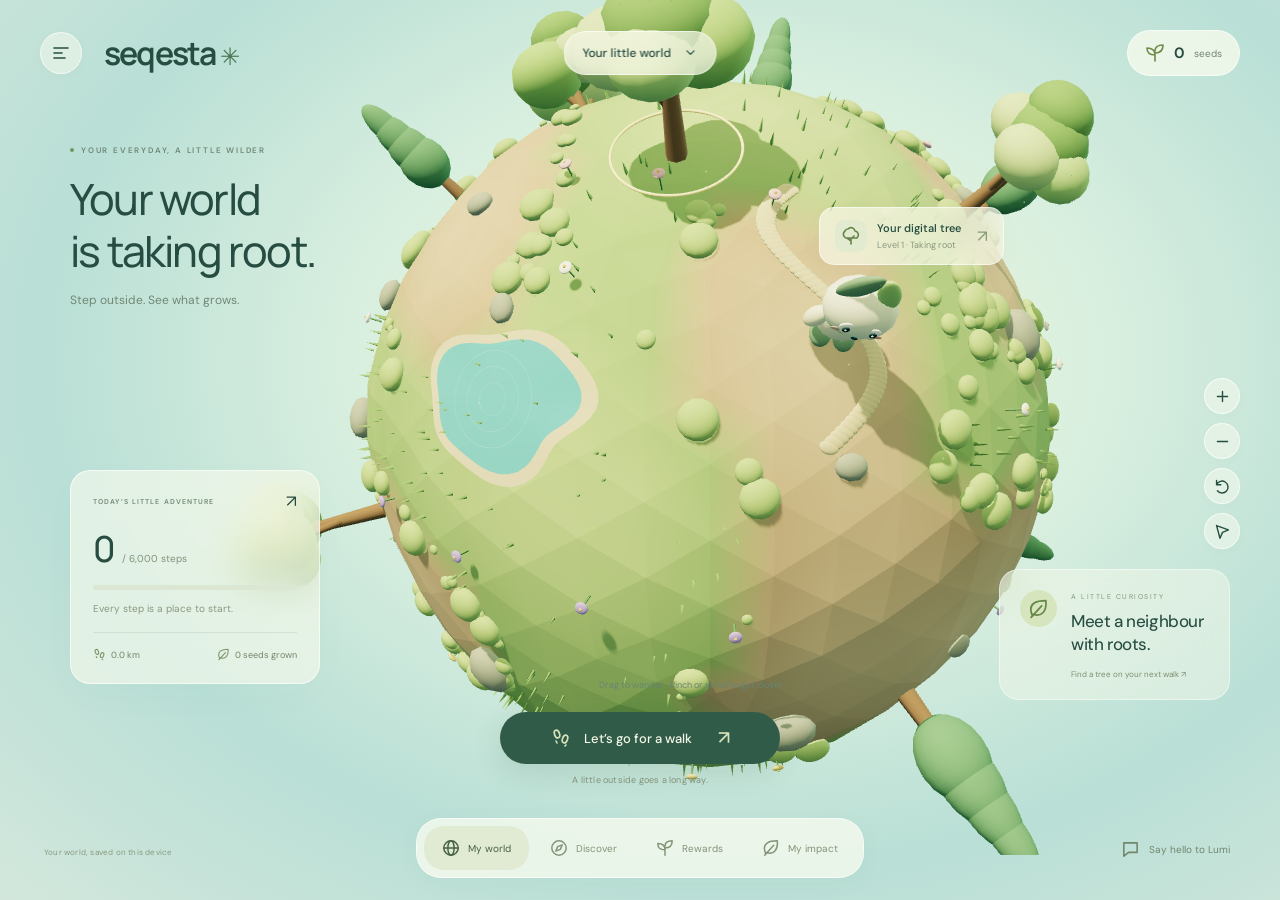
<file: full-app/index.html>
<!doctype html>
<html lang="en"><head><meta charset="utf-8"><meta name="viewport" content="width=device-width,initial-scale=1,viewport-fit=cover"><meta name="theme-color" content="#d5eee2"><meta name="description" content="Walk a little. Discover more. Grow a living world with Seqesta, your companion for everyday nature."><title>Seqesta · A little world, grown by you</title><link rel="icon" href="data:image/svg+xml,%3Csvg xmlns='http://www.w3.org/2000/svg' viewBox='0 0 64 64'%3E%3Crect width='64' height='64' rx='20' fill='%232c5548'/%3E%3Ctext x='18' y='46' font-size='45' fill='%23e6eed7'%3Es%3C/text%3E%3C/svg%3E"><link rel="stylesheet" href="style.css"><script type="importmap">{"imports":{"three":"./vendor/three.module.js"}}</script></head>
<body>
<main id="app" class="app">
<div class="sky"></div><div id="world-canvas" class="world-canvas"></div>
<div class="world-fallback" id="world-fallback" hidden><h2>Your world couldn’t open.</h2><p>Try a browser with WebGL enabled. You can still log a walk and use your field notes.</p><button data-action="reload">Try again</button></div>
<header class="app-header"><div class="brand-group"><button class="icon-button menu-button" data-action="menu" aria-label="Open menu"><i data-icon="menu"></i></button><a class="wordmark" href="#world">seqesta<span>✳</span></a></div><button class="world-toggle" data-action="perspective"><span id="perspective-label">Your little world</span><i data-icon="down"></i></button><button class="seed-wallet" data-action="rewards" aria-label="Open seed rewards"><i data-icon="seed"></i><strong id="seed-count">0</strong><span>seeds</span></button></header>
<section class="home-title"><div class="eyebrow"><span class="green-dot"></span> YOUR EVERYDAY, A LITTLE WILDER</div><h1>Your world<br>is taking root.</h1><p>Step outside. See what grows.</p></section>
<button class="tree-label" id="tree-label" data-action="tree"><span class="label-icon"><i data-icon="tree"></i></span><span><b>Your digital tree</b><small id="tree-level">Level 1 · Taking root</small></span><span class="label-chevron">↗</span></button>
<section class="daily-progress" aria-label="Daily walking progress"><div class="progress-heading"><span class="eyebrow">TODAY’S LITTLE ADVENTURE</span><button data-action="activity" aria-label="View walking activity">↗</button></div><div class="step-number"><strong id="today-steps">0</strong><span>/ 6,000 steps</span></div><div class="progress-track" role="progressbar" aria-label="Today's walking goal" aria-valuemin="0" aria-valuemax="6000" aria-valuenow="0" id="step-progress"><span id="step-fill"></span></div><p id="progress-message">Every step is a place to start.</p><div class="progress-meta"><span><i data-icon="footprints"></i> <b id="today-distance">0.0 km</b></span><span><i data-icon="leaf"></i> <b id="today-seeds">0 seeds grown</b></span></div></section>
<button class="discovery-teaser" data-action="quest"><span class="teaser-icon"><i data-icon="leaf"></i></span><span class="teaser-copy"><small>A LITTLE CURIOSITY</small><b>Meet a neighbour<br>with roots.</b><span>Find a tree on your next walk ↗</span></span></button>
<div class="world-tools"><button class="icon-button" data-action="zoom-in" aria-label="Zoom into your world"><i data-icon="plus"></i></button><button class="icon-button" data-action="zoom-out" aria-label="Zoom out of your world"><i data-icon="minus"></i></button><button class="icon-button rotate-control" data-action="rotate" aria-label="Rotate globe"><i data-icon="rotate"></i></button><button class="icon-button" data-action="recenter" aria-label="Return to globe view"><i data-icon="locate"></i></button></div>
<div class="world-hint" id="world-hint">Drag to wander <span>·</span> Pinch or scroll to get closer</div>
<div class="primary-action" id="primary-action"><button class="walk-button" data-action="walk"><i data-icon="footprints"></i><span>Let’s go for a walk</span><span class="walk-arrow">↗</span></button><span class="walk-caption">A little outside goes a long way.</span></div>
<div class="active-walk" id="active-walk" hidden></div>
<nav class="bottom-nav" aria-label="Main navigation"><button class="active" data-action="home"><i data-icon="world"></i><span>My world</span></button><button data-action="discover"><i data-icon="compass"></i><span>Discover</span></button><button data-action="rewards"><i data-icon="seed"></i><span>Rewards</span></button><button data-action="impact"><i data-icon="leaf"></i><span>My impact</span></button></nav>
<button class="companion-button" data-action="companion" aria-label="Talk to your nature companion"><i data-icon="chat"></i><span>Say hello to Lumi</span></button>
<span class="local-note">Your world, saved on this device</span>
</main>
<dialog id="sheet"><div id="sheet-content"></div></dialog><div id="toast" role="status" aria-live="polite"></div>
<script type="module" src="app.js"></script>
</body></html>
</file>
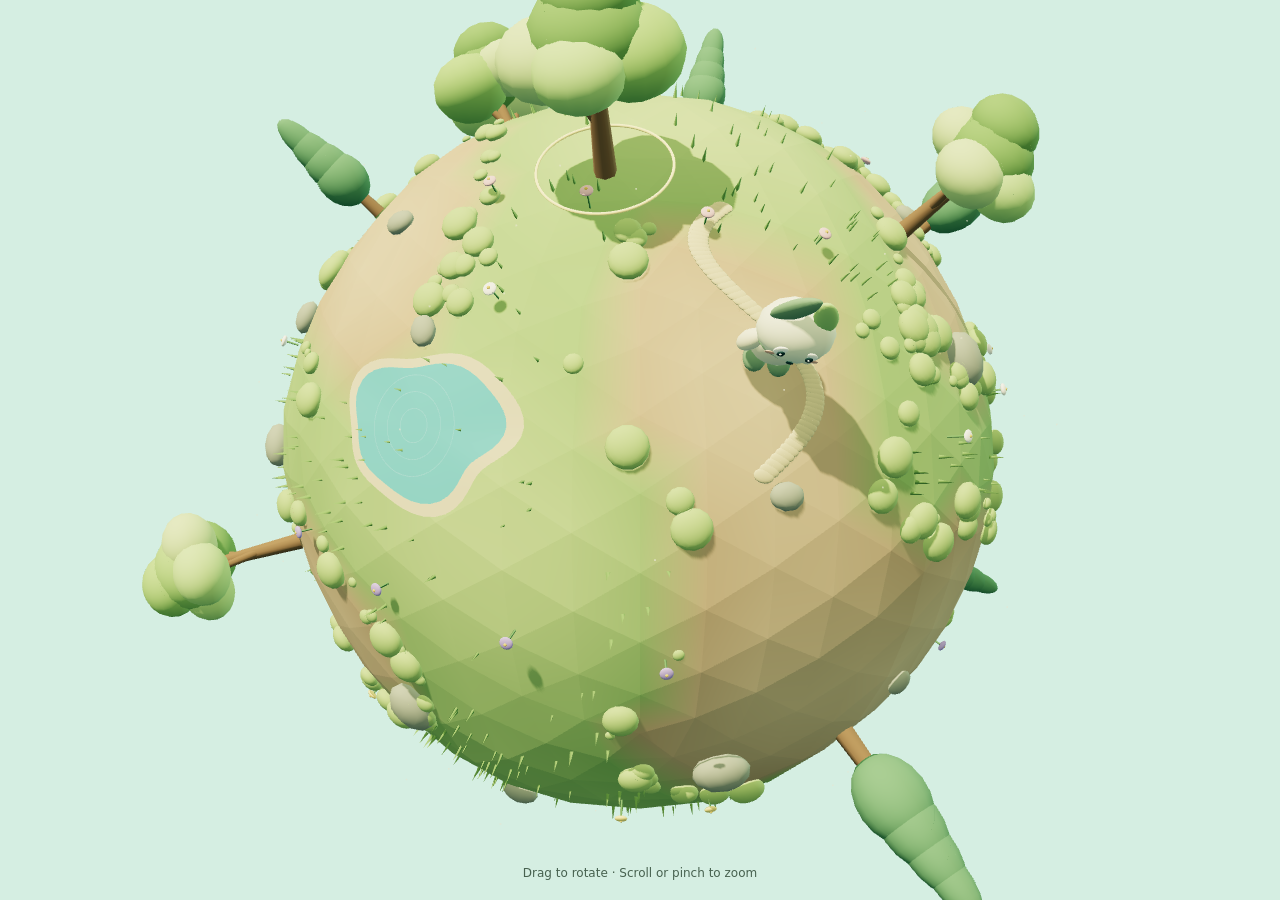
<file: globe-only/index.html>
<!doctype html>
<html lang="en">
<head>
<meta charset="utf-8">
<meta name="viewport" content="width=device-width,initial-scale=1">
<title>Seqesta — Globe (standalone)</title>
<script type="importmap">{"imports":{"three":"./vendor/three.module.js"}}</script>
<style>
  html, body { margin: 0; height: 100%; overflow: hidden; background: #d5eee2; }
  #world { position: absolute; inset: 0; }
  #world canvas { display: block; width: 100%; height: 100%; touch-action: none; }
  #hint {
    position: absolute; bottom: 20px; left: 50%; transform: translateX(-50%);
    font: 12px system-ui, sans-serif; color: #47614f; pointer-events: none;
  }
</style>
</head>
<body>
<div id="world"></div>
<div id="hint">Drag to rotate · Scroll or pinch to zoom</div>
<script type="module">
  import { LivingWorld } from './globe.js';

  const container = document.getElementById('world');
  try {
    new LivingWorld(container, {
      onSelect: (type) => console.log('selected:', type), // 'tree' | 'companion'
      onFocus: (focused) => console.log('focused:', focused),
      onError: () => console.error('World failed to start — WebGL unavailable?'),
    });
  } catch (err) {
    console.error('World could not start:', err);
  }
</script>
</body>
</html>
</file>
<file: full-app/style.css>
@import url('https://fonts.googleapis.com/css2?family=DM+Sans:wght@400;450;500;550;600;650;700&family=Manrope:wght@400;500;600;650;700;800&display=swap');
:root{--ink:#274d42;--muted:#718a78;--green:#315b49;--cream:#f7f8ed;--line:#294d4219;font-family:'DM Sans',sans-serif;color:var(--ink);background:#d5eee2;font-synthesis:none}*{box-sizing:border-box}html,body{margin:0;height:100%;overflow:hidden}button,input,textarea,select{font:inherit}button{border:0;background:none;color:inherit;cursor:pointer;-webkit-tap-highlight-color:transparent}a{color:inherit;text-decoration:none}button:hover{filter:brightness(1.07)}button:active{transform:translateY(1px)}button:focus-visible,a:focus-visible,input:focus-visible,textarea:focus-visible{outline:2px solid #326747;outline-offset:4px}button:disabled{opacity:.45;cursor:default}h1,h2,h3,p{margin:0}svg{display:block;width:22px;height:22px;fill:none;stroke:currentColor;stroke-width:1.65;stroke-linecap:round;stroke-linejoin:round}[hidden]{display:none!important}.app{position:relative;height:100svh;min-height:540px;isolation:isolate;overflow:hidden}.sky{position:absolute;inset:0;z-index:-3;background:radial-gradient(ellipse at 57% 40%,#f3f8d8 0%,#d9efdf 36%,#b9dfd6 67%,#d3e7dc 100%);transition:background 1s}.world-canvas{position:absolute;inset:0;z-index:-1;left:100px;right:-40px;top:-10px;bottom:45px;touch-action:none}.world-canvas canvas{display:block;touch-action:none;width:100%;height:100%;outline:none}.app-header{position:absolute;top:30px;left:40px;right:40px;display:flex;align-items:center;justify-content:space-between;z-index:4;pointer-events:none}.app-header>*{pointer-events:auto}.brand-group{display:flex;align-items:center;gap:22px}.wordmark{font-family:'Manrope',sans-serif;font-size:32px;letter-spacing:-1.8px;font-weight:650;display:flex;align-items:center;gap:5px}.wordmark span{font-size:24px;color:#4b7654;margin-top:4px}.icon-button{width:42px;height:42px;border-radius:50%;display:grid;place-items:center;background:#f9fbedc2;backdrop-filter:blur(15px);border:1px solid #ffffffa1;box-shadow:0 3px 14px #32554605}.menu-button{background:#f9fbed82}.menu-button svg{width:20px}.world-toggle{position:absolute;left:50%;transform:translateX(-50%);display:flex;align-items:center;gap:12px;border:1px solid #fff9;background:#f9fbedad;backdrop-filter:blur(20px);border-radius:30px;padding:13px 18px;font-size:12px;font-weight:500}.world-toggle:active{transform:translateX(-50%) translateY(1px)}.world-toggle svg{width:14px;height:14px}.seed-wallet{display:flex;gap:9px;align-items:center;border:1px solid #fff9;background:#f9fbedc2;border-radius:25px;padding:12px 17px;font-size:11px}.seed-wallet svg{color:#6e8b49;width:20px;height:20px}.seed-wallet strong{font-size:15px;font-weight:650}.seed-wallet>span{color:#738476;font-size:10px}.home-title{position:absolute;left:70px;top:145px;pointer-events:none}.eyebrow{font-size:8px;letter-spacing:1.8px;font-weight:600;color:#718875;display:flex;align-items:center;gap:7px}.green-dot{width:4px;height:4px;background:#6f965e;border-radius:50%}.home-title h1{font-family:'Manrope',sans-serif;font-size:43px;line-height:1.2;font-weight:450;letter-spacing:-1.8px;margin-top:18px}.home-title p{font-size:12px;color:#738775;margin-top:16px}.tree-label{position:absolute;left:64%;top:23%;display:flex;align-items:center;gap:10px;border:1px solid #ffffff95;background:#fbfceda8;backdrop-filter:blur(16px);border-radius:15px;padding:12px 15px;box-shadow:0 8px 30px #37614906;text-align:left}.label-icon{width:32px;height:32px;background:#e2ebcf;border-radius:10px;display:grid;place-items:center}.label-icon svg{width:20px;color:#68844e}.tree-label b{font-size:11px;font-weight:550;display:block}.tree-label small{font-size:9px;color:#8b977e;display:block;margin-top:4px}.label-chevron{font-size:17px;margin-left:6px;color:#889b75}.daily-progress{position:absolute;left:70px;bottom:216px;width:250px;border:1px solid #fff9;background:#f8faeca3;backdrop-filter:blur(20px);border-radius:20px;padding:22px;box-shadow:0 12px 45px #496d5505}.progress-heading{display:flex;align-items:center;justify-content:space-between;gap:6px}.progress-heading .eyebrow{font-size:7px;letter-spacing:1.1px}.progress-heading button{font-size:17px;line-height:17px;padding:0}.step-number{display:flex;align-items:baseline;gap:7px;margin-top:14px}.step-number strong{font-family:'Manrope',sans-serif;font-size:36px;font-weight:500;letter-spacing:-1.5px}.step-number>span{font-size:10px;color:#81927c}.progress-track{height:5px;border-radius:4px;background:#dce7d3;margin-top:12px;overflow:hidden}.progress-track>span{display:block;background:#668a4e;height:100%;width:0;transition:width .8s}.daily-progress>p{font-size:10px;color:#8a977f;margin-top:12px}.progress-meta{display:flex;justify-content:space-between;gap:7px;border-top:1px solid var(--line);padding-top:15px;margin-top:17px}.progress-meta>span{display:flex;align-items:center;gap:5px;font-size:9px}.progress-meta svg{width:13px;height:13px;color:#7c9568}.progress-meta b{font-weight:450;color:#7c8b72}.discovery-teaser{position:absolute;right:50px;bottom:200px;display:flex;gap:14px;text-align:left;background:#f8faec73;border:1px solid #ffffff73;backdrop-filter:blur(20px);padding:20px;border-radius:20px;width:231px}.teaser-icon{background:#d6e5bd;width:37px;height:37px;border-radius:50%;display:grid;place-items:center;flex-shrink:0}.teaser-icon svg{width:21px;color:#66874a}.teaser-copy small{display:block;font-size:7px;letter-spacing:1.5px;color:#859478;margin-top:2px}.teaser-copy b{display:block;font-size:17px;font-weight:450;line-height:1.35;margin-top:9px;letter-spacing:-.4px}.teaser-copy>span{font-size:8px;display:block;color:#7c8e70;margin-top:13px}.world-tools{position:absolute;right:40px;top:42%;display:grid;gap:9px}.world-tools .icon-button{width:36px;height:36px;background:#f9fbed84}.world-tools svg{width:17px;height:17px}.world-hint{position:absolute;left:54%;transform:translateX(-50%);bottom:209px;color:#688571;font-size:9px;white-space:nowrap;pointer-events:none}.world-hint span{margin:0 9px;color:#9bad94}.primary-action{position:absolute;bottom:114px;left:50%;transform:translateX(-50%);display:grid;justify-items:center;gap:10px}.walk-button{border-radius:30px;padding:16px 23px;background:#315b49;color:#f4f7e5;display:flex;align-items:center;gap:13px;font-size:13px;font-weight:500;box-shadow:0 8px 30px #254f3d23;min-width:280px;justify-content:center}.walk-button svg{width:20px;height:20px;color:#d4e2ba}.walk-arrow{margin-left:13px;font-size:19px;line-height:14px;color:#d6e2bb}.walk-caption{font-size:9px;color:#80917a;letter-spacing:.2px}.bottom-nav{position:absolute;bottom:22px;left:50%;transform:translateX(-50%);display:flex;align-items:center;gap:3px;background:#f7faeecc;border:1px solid #fff9;border-radius:25px;padding:7px;box-shadow:0 5px 30px #3b644b07;backdrop-filter:blur(18px)}.bottom-nav button{display:flex;align-items:center;gap:8px;padding:13px 18px;font-size:10px;border-radius:20px;white-space:nowrap;color:#839479}.bottom-nav button.active{background:#e1ebd4;color:#476144}.bottom-nav svg{height:18px;width:18px}.companion-button{position:absolute;bottom:40px;right:44px;display:flex;align-items:center;gap:9px;font-size:10px;color:#70866d}.companion-button svg{width:19px;height:19px}.local-note{position:absolute;bottom:43px;left:44px;font-size:8px;color:#889a82;letter-spacing:.2px}.active-walk{position:absolute;bottom:110px;left:50%;transform:translateX(-50%);width:340px;border:1px solid #ffffffe0;background:#f7f9eddf;border-radius:20px;padding:17px 21px;backdrop-filter:blur(18px);box-shadow:0 8px 35px #355a4820}.active-walk-top{display:flex;align-items:center;justify-content:space-between}.active-walk .eyebrow{font-size:7px}.active-walk .timer{font-family:'Manrope';font-size:24px;font-weight:600}.active-walk-stats{display:flex;gap:20px;margin:10px 0;font-size:10px;color:#7b8c74}.walk-controls{display:flex;gap:8px}.walk-controls button{flex:1;padding:10px;border-radius:15px;font-size:10px;background:#e0ead3}.walk-controls .finish-button{background:#355a45;color:#f5f7e7}.active-walk-message{font-size:8px;color:#8a987f;margin-top:8px;line-height:1.5}.world-fallback{position:absolute;top:40%;left:50%;transform:translateX(-50%);width:min(330px,90%);background:#f7f8ee;padding:24px;border-radius:20px;text-align:center}.world-fallback h2{font-weight:500;font-size:20px}.world-fallback p{font-size:12px;color:#7a8a74;line-height:1.7;margin:15px 0}.world-fallback button{border-radius:20px;background:#355a45;color:#fff;padding:10px 20px;font-size:12px}
dialog{position:fixed;inset:0 0 0 auto;margin:16px;width:430px;max-width:calc(100% - 32px);height:calc(100svh - 32px);max-height:none;padding:0;border:1px solid #fff9;border-radius:27px;background:#f7f8ee;color:#2a4e40;box-shadow:0 20px 100px #33544235;overflow:auto}dialog::backdrop{background:#24473828;backdrop-filter:blur(5px)}.sheet-inner{padding:30px;position:relative;min-height:100%;display:flex;flex-direction:column}.sheet-header{display:flex;align-items:center;justify-content:space-between;margin-bottom:28px}.sheet-header .eyebrow{font-size:8px;letter-spacing:1.7px}.close-button{width:31px;height:31px;background:#e7ecdd;border:0;border-radius:50%;display:grid;place-items:center}.close-button svg{width:16px;height:16px}.sheet-inner h2{font-family:'Manrope';font-size:31px;font-weight:450;letter-spacing:-1.2px;line-height:1.25}.sheet-inner>p,.sheet-intro{font-size:12px;line-height:1.85;color:#809073;margin-top:14px;margin-bottom:24px}.primary{display:flex;align-items:center;justify-content:center;gap:10px;background:#355a45;color:#f7f8e9;border-radius:23px;padding:14px 21px;font-size:12px;font-weight:500}.primary svg{width:18px;height:18px}.secondary{border:1px solid #315b4930;border-radius:22px;padding:12px 18px;font-size:11px;background:#eef2e5}.full{width:100%}.action-row{display:flex;gap:10px;margin-top:22px}.action-row>*{flex:1}.field-label{font-size:11px;margin:21px 0 9px;display:block;color:#697e5c}.field{width:100%;border:1px solid #8caa7340;background:#fffef5;border-radius:13px;padding:13px 15px;color:#35523f;font-size:14px;outline:none}.field:focus{border-color:#72935c}textarea.field{min-height:120px;resize:vertical;line-height:1.7}.field-pair{display:grid;grid-template-columns:1fr 1fr;gap:14px}.fine-print{font-size:9px;color:#8b9981;line-height:1.75;margin-top:17px}.fine-print strong{font-weight:550}.option-card{display:flex;width:100%;gap:15px;align-items:center;text-align:left;padding:21px 18px;margin-top:13px;background:#eaf0df;border:1px solid #d5e0c840;border-radius:18px}.option-card .option-icon{width:42px;height:42px;border-radius:13px;background:#d9e7c5;display:grid;place-items:center;flex-shrink:0}.option-card h3{font-size:15px;font-weight:500;letter-spacing:-.3px}.option-card p{font-size:10px;line-height:1.7;margin-top:5px;color:#7d906d}.option-card .arrow{margin-left:auto;font-size:18px}.stat-grid{display:grid;grid-template-columns:1fr 1fr;gap:11px;margin:24px 0}.stat-tile{border:1px solid #a7bb8b24;background:#eaf0df;border-radius:17px;padding:19px}.stat-tile strong{display:block;font-family:'Manrope';font-size:27px;font-weight:500;letter-spacing:-1px}.stat-tile span{display:block;font-size:10px;color:#80916f;margin-top:5px}.list-title{font-size:13px;font-weight:550;display:flex;justify-content:space-between;margin:16px 0}.list-title span{font-size:9px;font-weight:400;color:#95a182}.activity-item{border-bottom:1px solid #a5b18f29;padding:17px 0;display:flex;gap:13px;align-items:center}.activity-icon{width:35px;height:35px;display:grid;place-items:center;background:#e7eddc;border-radius:12px;flex-shrink:0}.activity-item h3{font-size:12px;font-weight:500}.activity-item p{font-size:9px;color:#8b9b7d;line-height:1.7;margin-top:4px}.activity-item>strong{margin-left:auto;font-size:11px;white-space:nowrap;font-weight:500}.empty{border:1px dashed #9caf8444;border-radius:18px;padding:25px;text-align:center;font-size:12px;color:#7d9270;line-height:1.9}.empty svg{margin:0 auto 13px;color:#94a877}.reward-item{border-radius:20px;border:1px solid #d3dfc655;background:#eaf0df;padding:22px;margin:0 0 15px;position:relative}.reward-item .reward-symbol{display:grid;place-items:center;width:53px;height:53px;background:#d6e4bd;border-radius:17px;margin-bottom:15px}.reward-symbol svg{width:30px;height:30px}.reward-item h3{font-size:19px;font-weight:450;letter-spacing:-.5px}.reward-item p{font-size:11px;line-height:1.7;color:#7f936d;margin:9px 0 17px}.reward-bottom{display:flex;align-items:center;justify-content:space-between}.reward-cost{display:flex;align-items:center;gap:6px;font-size:12px;color:#6e8853}.reward-cost svg{width:16px;height:16px}.reward-item button{font-size:10px;padding:10px 15px;border-radius:20px;background:#355a45;color:#f4f5e6}.reward-item button.owned{background:#d5e3bf;color:#6b8453}.tag{font-size:8px;letter-spacing:.6px;background:#dce8c7;color:#759050;padding:6px 9px;border-radius:12px;display:inline-block}.mission{border-radius:20px;background:#e5edda;padding:24px;margin-top:19px}.mission>.eyebrow{font-size:7px}.mission h3{font-family:'Manrope';font-size:24px;font-weight:450;letter-spacing:-.8px;margin:18px 0 11px}.mission p{font-size:11px;line-height:1.8;color:#7d906c;margin-bottom:18px}.mission .mission-meta{font-size:9px;color:#6f8658;display:flex;gap:15px;margin-bottom:20px}.discovery-tabs{display:flex;gap:6px;background:#e8eddc;padding:5px;border-radius:20px;margin-bottom:20px}.discovery-tabs button{flex:1;border-radius:15px;font-size:10px;padding:10px 6px;color:#91a17f}.discovery-tabs button.active{background:#fdfdf3;color:#4d6b44;box-shadow:0 3px 10px #3c5d3410}.observation{border:1px solid #a0b4822b;border-radius:15px;padding:17px;margin-bottom:12px;background:#edf2e3}.observation h3{font-size:16px;font-weight:450}.observation p{font-size:11px;color:#7b916b;white-space:pre-wrap;line-height:1.8;margin-top:10px;overflow-wrap:anywhere}.observation small{font-size:9px;color:#92a17f;display:block;margin-top:8px}.observation img{width:100%;max-height:200px;object-fit:cover;border-radius:10px;margin:12px 0 0}.observation .obs-actions{display:flex;gap:15px;margin-top:14px}.obs-actions button{font-size:9px;text-decoration:underline;color:#7b9364;text-underline-offset:3px}.photo-input{border:1px dashed #a5b8887a;border-radius:16px;padding:21px;margin-top:16px;background:#eaf0dd}.photo-input label{font-size:11px;display:flex;align-items:center;gap:10px;cursor:pointer}.photo-input input{margin-top:12px;max-width:100%;font-size:10px;color:#8b9c76}.check-line{display:flex;gap:9px;align-items:flex-start;font-size:10px;line-height:1.8;color:#7e916f;margin-top:18px}.check-line input{accent-color:#64834e;margin-top:4px}.progress-block{margin:23px 0;padding:23px;background:#e7eedb;border-radius:20px}.progress-block .tree-big{display:grid;place-items:center;width:75px;height:75px;background:#d8e5bf;border-radius:50%;margin:0 auto 19px}.tree-big svg{width:42px;height:42px;color:#6c8950}.progress-block h3{text-align:center;font-size:20px;font-weight:450;letter-spacing:-.5px}.progress-block>p{text-align:center;font-size:10px;color:#82966d;margin-top:9px}.milestone-list{margin-top:22px}.milestone{display:flex;align-items:center;gap:11px;margin-bottom:18px;font-size:11px;color:#799366}.milestone .milestone-circle{height:24px;width:24px;border:1px solid #b4c39e;border-radius:50%;display:grid;place-items:center;font-size:10px;flex-shrink:0}.milestone.completed .milestone-circle{background:#78975a;border-color:#78975a;color:#fff}.milestone span small{display:block;font-size:9px;color:#97a583;margin-top:3px}.impact-note{border-top:1px solid #a7b88a30;margin-top:23px;padding-top:23px}.impact-note h3{font-size:14px;font-weight:500;margin:10px 0}.impact-note p{font-size:11px;line-height:1.85;color:#849872}.menu-list{display:grid;gap:5px;margin:12px 0}.menu-list button{display:flex;align-items:center;gap:12px;border-bottom:1px solid #9ab18424;padding:19px 0;text-align:left;font-size:13px}.menu-list button>span:last-child{margin-left:auto;font-size:16px;color:#9aaa86}.menu-list svg{width:19px;height:19px;color:#89a073}.settings-row{display:flex;align-items:center;justify-content:space-between;gap:15px;padding:21px 0;border-bottom:1px solid #a7b78f29}.settings-row b{font-size:12px;font-weight:500}.settings-row small{font-size:9px;display:block;color:#90a079;margin-top:5px;line-height:1.7}.toggle{background:#c8d6b8;width:41px;height:25px;border-radius:20px;padding:3px;flex-shrink:0}.toggle span{display:block;background:#fffef3;height:19px;width:19px;border-radius:50%}.toggle[aria-checked="true"]{background:#719258}.toggle[aria-checked="true"] span{transform:translateX(16px)}.light-options{display:flex;gap:9px;margin-top:20px}.light-options button{flex:1;border:1px solid #b5c99d4d;background:#eaf0df;border-radius:16px;padding:14px 8px;text-align:center;font-size:10px}.light-options button.active{border-color:#7d9b5c;background:#dfebca}.success-mark{font-size:38px;height:88px;width:88px;border-radius:50%;background:#dfebc9;display:grid;place-items:center;margin:30px auto;color:#74914c}.success-mark svg{height:41px;width:41px}.center{text-align:center}.chat-log{display:flex;flex-direction:column;gap:13px;margin-top:20px;flex:1;min-height:100px;overflow:auto;padding-bottom:18px}.chat-bubble{padding:15px;border-radius:17px 17px 17px 3px;background:#e4ecd7;font-size:12px;line-height:1.85;max-width:93%;align-self:flex-start}.chat-bubble.user{align-self:flex-end;background:#355a45;color:#f6f7e6;border-radius:17px 17px 3px 17px;white-space:pre-wrap;overflow-wrap:anywhere}.chat-form{display:flex;background:#fffef4;border:1px solid #a5bc8954;border-radius:25px;padding:6px;margin-top:12px;position:sticky;bottom:0}.chat-form input{min-width:0;flex:1;border:0;outline:none;background:none;padding:8px;color:#42613e;font-size:12px}.chat-form button{border-radius:50%;background:#365c44;color:#fff;width:34px;height:34px;display:grid;place-items:center}.chat-form svg{width:16px;height:16px}.suggestion-list{display:flex;flex-wrap:wrap;gap:7px;margin-top:17px}.suggestion-list button{font-size:10px;border:1px solid #a2b78952;padding:9px 12px;border-radius:17px;color:#738d5a}.breathing-circle{width:140px;height:140px;margin:55px auto;display:grid;place-items:center;border:1px solid #9bb778;border-radius:50%;background:#e0eacb;box-shadow:0 0 0 18px #e6edd8,0 0 0 34px #edf2e4;transition:transform 4s ease-in-out}.breathing-circle.expand{transform:scale(1.17)}.breathing-count{font-size:11px;color:#869b70;text-align:center;margin-bottom:20px}#toast{position:fixed;bottom:105px;left:50%;transform:translate(-50%,20px);opacity:0;transition:.2s;pointer-events:none;background:#315641;color:#f5f7e8;border-radius:24px;padding:13px 22px;font-size:12px;z-index:30;box-shadow:0 5px 25px #315a3d22;max-width:90%;text-align:center}#toast.visible{opacity:1;transform:translate(-50%,0)}body[data-light="dusk"] .sky{background:radial-gradient(ellipse at 57% 40%,#ffe7b5 0%,#f2c8ab 37%,#dba7a1 72%,#bab5ad 100%)}body[data-light="blue"] .sky{background:radial-gradient(ellipse at 57% 40%,#e2f5d7 0%,#bce9e2 37%,#89d4d5 72%,#b6dad4 100%)}body.focused .home-title,body.focused .tree-label,body.focused .discovery-teaser{opacity:0;pointer-events:none}body.focused .world-hint{bottom:220px}body.walking .primary-action,body.walking .world-hint{display:none}body.reduce-motion *{transition:none!important;animation:none!important}
@media(min-width:1600px){.home-title{left:6%;top:20%}.home-title h1{font-size:50px}.daily-progress{left:6%;bottom:27%;width:270px}.discovery-teaser{right:6%;bottom:26%}.world-canvas{inset:0 0 20px 80px}.tree-label{left:64%;top:25%}}
@media(max-width:1100px){.home-title{left:38px;top:135px}.home-title h1{font-size:34px}.home-title .eyebrow{font-size:6px;letter-spacing:1.2px}.daily-progress{left:38px;width:214px;bottom:215px;padding:18px}.step-number strong{font-size:32px}.daily-progress .progress-heading .eyebrow{font-size:6px}.discovery-teaser{right:32px;bottom:200px;width:190px;padding:17px;gap:10px}.teaser-copy b{font-size:15px}.teaser-copy>span{font-size:7px}.teaser-icon{width:29px;height:29px}.teaser-icon svg{width:17px}.world-canvas{left:65px;right:-10px;top:20px;bottom:80px}.tree-label{top:22%;left:63%;padding:10px}.tree-label b{font-size:10px}.tree-label small{font-size:8px}.companion-button span{display:none}.companion-button{right:44px}.local-note{font-size:7px;left:38px}.world-tools{right:25px}.app-header{left:30px;right:30px}.brand-group{gap:15px}.wordmark{font-size:28px}}
@media(max-width:760px){.app{min-height:560px}.app-header{top:calc(17px + env(safe-area-inset-top));left:20px;right:20px}.brand-group{gap:10px}.wordmark{font-size:0;gap:0}.wordmark span{display:none}.menu-button{width:40px;height:40px;background:#f9fbedad}.world-toggle{padding:13px 15px;font-size:11px;gap:8px}.world-toggle svg{height:12px;width:12px}.seed-wallet{padding:10px 12px;gap:6px;background:#f9fbeda8}.seed-wallet strong{font-size:13px}.seed-wallet svg{width:17px;height:17px}.seed-wallet>span{display:none}.home-title{top:calc(90px + env(safe-area-inset-top));left:24px;right:24px;text-align:center}.home-title .eyebrow{justify-content:center;font-size:7px;letter-spacing:1.5px}.home-title h1{font-size:27px;line-height:1.18;margin-top:11px;letter-spacing:-1px}.home-title h1 br{display:none}.home-title p{font-size:10px;margin-top:8px}.world-canvas{inset:135px -5px 142px;z-index:-1}.tree-label{left:22px;top:auto;bottom:292px;padding:9px 11px;gap:8px;border-radius:14px}.tree-label .label-icon{width:26px;height:26px;border-radius:9px}.label-icon svg{width:17px;height:17px}.tree-label b{font-size:9px}.tree-label small{font-size:7px;margin-top:3px}.label-chevron{display:none}.daily-progress{left:24px;right:24px;bottom:181px;width:auto;padding:13px 16px;border-radius:17px;background:#f7faecb8;backdrop-filter:blur(14px);display:grid;grid-template-columns:1fr 1fr;gap:0 13px}.progress-heading{grid-column:1}.progress-heading .eyebrow{font-size:6px!important;letter-spacing:.8px!important}.progress-heading button{display:none}.step-number{grid-row:1/3;grid-column:2;justify-content:flex-end;margin-top:0;gap:5px}.step-number strong{font-size:28px;letter-spacing:-1px}.step-number span{font-size:8px}.progress-track{grid-column:1;grid-row:2;margin-top:10px;height:4px;align-self:center}.daily-progress>p{grid-column:1/-1;font-size:8px;margin-top:7px}.progress-meta{display:none}.discovery-teaser{display:none}.world-tools{right:19px;top:auto;bottom:288px;gap:7px}.world-tools .icon-button{width:30px;height:30px;background:#f9fbedb0}.world-tools svg{width:14px;height:14px}.rotate-control{display:none}.world-hint{bottom:266px;left:50%;font-size:7px;letter-spacing:.1px;color:#769076}.world-hint span{margin:0 5px}.primary-action{left:24px;right:24px;bottom:98px;transform:none;gap:8px}.walk-button{padding:14px 20px;min-width:0;width:100%;font-size:12px;border-radius:26px;justify-content:center}.walk-caption{font-size:8px}.bottom-nav{bottom:calc(12px + env(safe-area-inset-bottom));left:20px;right:20px;transform:none;justify-content:space-around;border-radius:23px;padding:5px 7px}.bottom-nav button{display:flex;flex-direction:column;gap:4px;font-size:8px;min-width:67px;padding:10px 8px;border-radius:18px}.bottom-nav svg{width:18px;height:18px}.companion-button{right:auto;left:24px;bottom:355px;background:#f9fbedb0;border:1px solid #ffffffa1;border-radius:50%;width:31px;height:31px;display:grid;place-items:center;padding:0}.companion-button svg{width:16px;height:16px}.local-note{display:none}.active-walk{bottom:108px;left:24px;right:24px;transform:none;width:auto;padding:15px 18px}body.walking .daily-progress{display:none}body.walking .tree-label{bottom:303px}body.walking .world-tools{bottom:305px}body.walking .companion-button{bottom:365px}body.focused .world-canvas{inset:80px -10px 130px}body.focused .world-hint{bottom:266px}.world-fallback{top:35%;font-size:11px}dialog{inset:auto 0 0 0;margin:0;width:100%;max-width:none;height:auto;max-height:88svh;border-radius:27px 27px 0 0;padding-bottom:env(safe-area-inset-bottom)}.sheet-inner{padding:26px 25px 30px}.sheet-header{margin-bottom:23px}.sheet-inner h2{font-size:29px}.sheet-inner>p{font-size:12px}.option-card{padding:19px 16px}.stat-tile strong{font-size:25px}#toast{bottom:94px;font-size:11px}.active-walk .timer{font-size:22px}}
@media(max-height:740px) and (max-width:760px){.home-title{top:76px}.home-title h1{font-size:23px;margin-top:8px}.home-title p{display:none}.world-canvas{inset:94px -9px 140px}.daily-progress{bottom:163px;padding:10px 14px}.primary-action{bottom:89px;gap:6px}.walk-button{padding:13px 19px}.tree-label{bottom:257px}.world-hint{bottom:245px;font-size:6px}.world-tools{bottom:268px}.companion-button{bottom:319px}.bottom-nav{bottom:10px}.bottom-nav button{padding:9px 7px}.tree-label b{font-size:8px}.tree-label small{font-size:6px}.world-tools .icon-button{width:27px;height:27px}.home-title .eyebrow{font-size:6px}.app-header{top:14px}}
@media(max-height:760px) and (min-width:761px){.home-title{top:112px}.home-title h1{font-size:32px}.home-title p{margin-top:10px}.daily-progress{bottom:190px;padding:17px}.discovery-teaser{bottom:175px}.tree-label{top:20%}.world-canvas{top:30px;bottom:80px}.primary-action{bottom:104px}.world-hint{bottom:185px}.bottom-nav{bottom:18px}}
@media(prefers-reduced-motion:reduce){*,*::before{animation:none!important;transition:none!important}}
</file>
